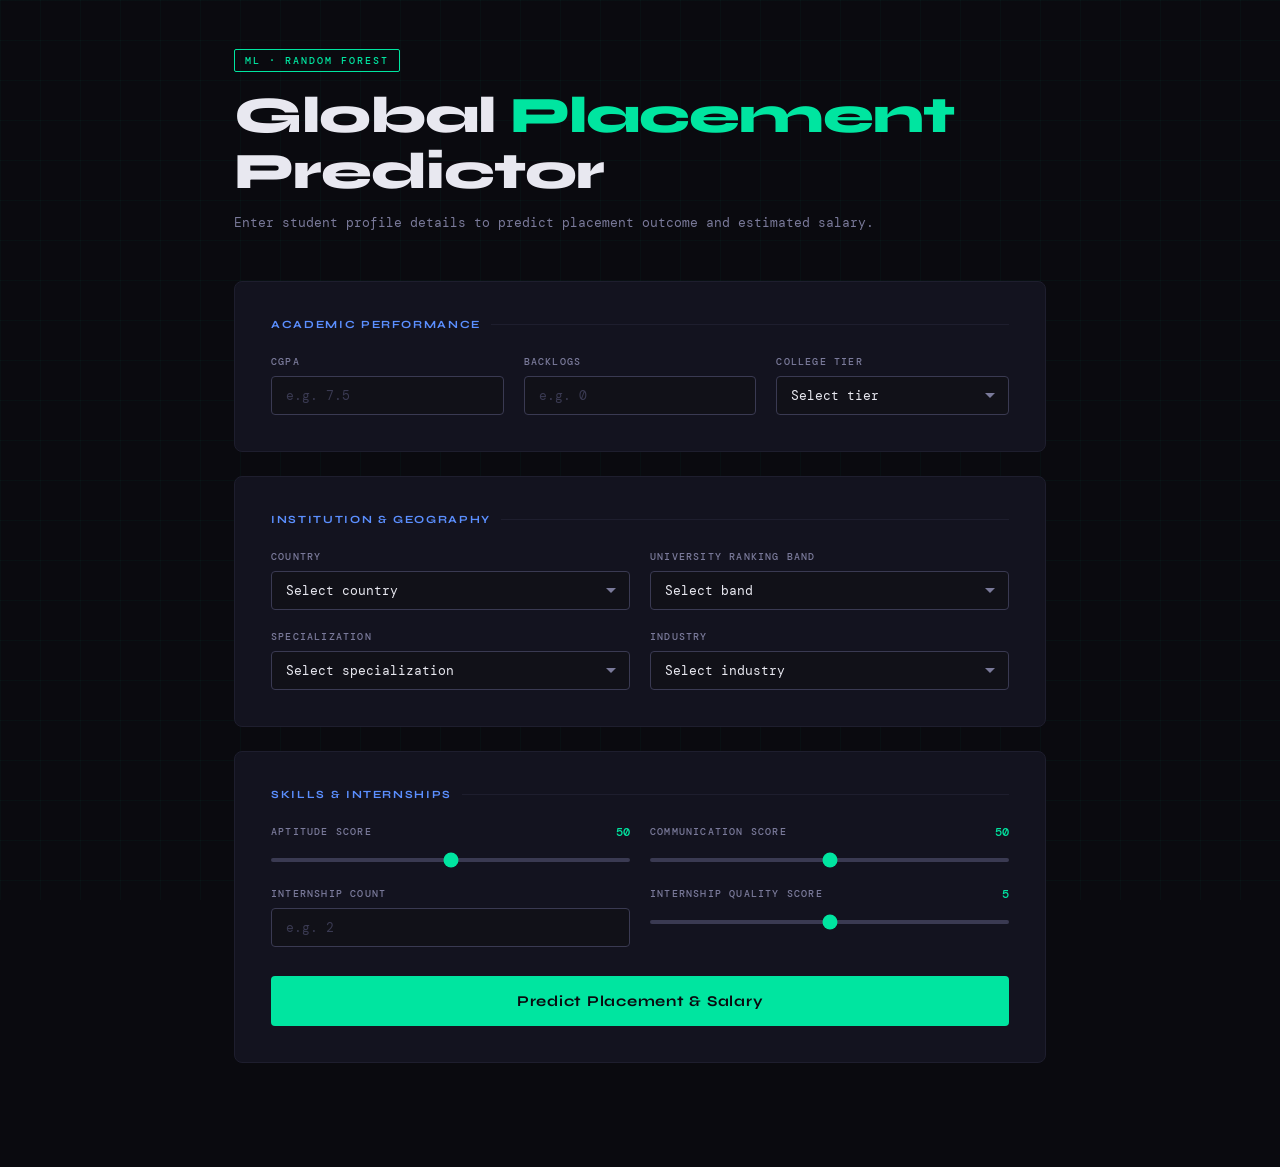
<file: index.html>
<!DOCTYPE html>
<html lang="en">

<head>
  <meta charset="UTF-8" />
  <meta name="viewport" content="width=device-width, initial-scale=1.0" />
  <title>Global Placement Predictor</title>
  <link
    href="https://fonts.googleapis.com/css2?family=Syne:wght@400;600;700;800&family=DM+Mono:wght@300;400;500&display=swap"
    rel="stylesheet" />
  <link rel="stylesheet" href="/static/style.css">
</head>

<body>
  <div class="wrapper">

    <header>
      <div class="tag">ML · Random Forest</div>
      <h1>Global <span>Placement</span><br />Predictor</h1>
      <p class="subtitle">Enter student profile details to predict placement outcome and estimated salary.</p>
    </header>

    <!-- Academic -->
    <div class="card">
      <div class="section-label">Academic Performance</div>
      <div class="grid three">
        <div class="field">
          <label>CGPA</label>
          <input type="number" id="cgpa" placeholder="e.g. 7.5" min="0" max="10" step="0.01" />
        </div>
        <div class="field">
          <label>Backlogs</label>
          <input type="number" id="backlogs" placeholder="e.g. 0" min="0" />
        </div>
        <div class="field">
          <label>College Tier</label>
          <select id="college_tier">
            <option value="">Select tier</option>
            <option>Tier 1</option>
            <option>Tier 2</option>
            <option>Tier 3</option>
          </select>
        </div>
      </div>
    </div>

    <!-- Institution -->
    <div class="card">
      <div class="section-label">Institution & Geography</div>
      <div class="grid">
        <div class="field">
          <label>Country</label>
          <select id="country">
            <option value="">Select country</option>
            <option>India</option>
            <option>USA</option>
            <option>UK</option>
            <option>Canada</option>
            <option>Germany</option>
          </select>
        </div>
        <div class="field">
          <label>University Ranking Band</label>
          <select id="university_ranking_band">
            <option value="">Select band</option>
            <option>Top 100</option>
            <option>100-300</option>
            <option>300+</option>
          </select>
        </div>
        <div class="field">
          <label>Specialization</label>
          <select id="specialization">
            <option value="">Select specialization</option>
            <option>AI/ML</option>
            <option>Cloud</option>
            <option>Cybersecurity</option>
            <option>Data Science</option>
            <option>Core CS</option>
          </select>
        </div>
        <div class="field">
          <label>Industry</label>
          <select id="industry">
            <option value="">Select industry</option>
            <option>Tech</option>
            <option>Finance</option>
            <option>Healthcare</option>
            <option>Consulting</option>
            <option>Manufacturing</option>
            <option>Other</option>
          </select>
        </div>
      </div>
    </div>

    <!-- Skills & Internships -->
    <div class="card">
      <div class="section-label">Skills & Internships</div>
      <div class="grid">
        <div class="field">
          <label>Aptitude Score</label>
          <div class="range-wrap">
            <span class="range-val" id="aptitude_val">50</span>
            <input type="range" id="aptitude_score" min="0" max="100" value="50"
              oninput="document.getElementById('aptitude_val').textContent = this.value" />
          </div>
        </div>
        <div class="field">
          <label>Communication Score</label>
          <div class="range-wrap">
            <span class="range-val" id="comm_val">50</span>
            <input type="range" id="communication_score" min="0" max="100" value="50"
              oninput="document.getElementById('comm_val').textContent = this.value" />
          </div>
        </div>
        <div class="field">
          <label>Internship Count</label>
          <input type="number" id="internship_count" placeholder="e.g. 2" min="0" />
        </div>
        <div class="field">
          <label>Internship Quality Score</label>
          <div class="range-wrap">
            <span class="range-val" id="quality_val">5</span>
            <input type="range" id="internship_quality_score" min="0" max="10" step="0.1" value="5"
              oninput="document.getElementById('quality_val').textContent = this.value" />
          </div>
        </div>
      </div>

      <br />
      <button class="btn" id="submitBtn" onclick="predict()">Predict Placement & Salary</button>
    </div>

    <!-- Results -->
    <div id="result"></div>

  </div>

  <script>
    async function predict() {
      const btn = document.getElementById('submitBtn');
      const resultDiv = document.getElementById('result');

      // Collect values
      const payload = {
        cgpa: parseFloat(document.getElementById('cgpa').value),
        backlogs: parseInt(document.getElementById('backlogs').value),
        college_tier: document.getElementById('college_tier').value,
        country: document.getElementById('country').value,
        university_ranking_band: document.getElementById('university_ranking_band').value,
        internship_count: parseInt(document.getElementById('internship_count').value),
        aptitude_score: parseFloat(document.getElementById('aptitude_score').value),
        communication_score: parseFloat(document.getElementById('communication_score').value),
        specialization: document.getElementById('specialization').value,
        industry: document.getElementById('industry').value,
        internship_quality_score: parseFloat(document.getElementById('internship_quality_score').value),
      };

      // Basic validation
      for (const [key, val] of Object.entries(payload)) {
        if (val === '' || val === null || val === undefined || (typeof val === 'number' && isNaN(val))) {
          resultDiv.style.display = 'block';
          resultDiv.innerHTML = `<div class="error-box">⚠ Please fill in all fields before predicting.</div>`;
          return;
        }
      }

      // Loading state
      btn.disabled = true;
      btn.innerHTML = '<span class="spinner"></span>Predicting...';
      resultDiv.style.display = 'none';

      try {
        // Placement prediction
        const placementRes = await fetch('/predict-placement', {
          method: 'POST',
          headers: { 'Content-Type': 'application/json' },
          body: JSON.stringify(payload)
        });
        const placementData = await placementRes.json();

        // Salary prediction
        const salaryRes = await fetch('/predict-salary', {
          method: 'POST',
          headers: { 'Content-Type': 'application/json' },
          body: JSON.stringify(payload)
        });
        const salaryData = await salaryRes.json();

        const isPlaced = placementData.placement_status === 'Placed';
        const prob = (placementData.placement_probability * 100).toFixed(1);
        const salary = salaryData.predicted_salary
          ? `$${Number(salaryData.predicted_salary).toLocaleString('en-US', { maximumFractionDigits: 0 })}`
          : '—';

        resultDiv.style.display = 'block';
        resultDiv.innerHTML = `
          <div class="card">
            <div class="section-label">Prediction Results</div>
            <div class="result-grid">
              <div class="result-box placement">
                <div class="result-label">Placement Status</div>
                <div class="result-value ${isPlaced ? 'placed' : 'not-placed'}">
                  ${isPlaced ? 'Placed ✓' : 'Not Placed'}
                </div>
                <div class="result-sub">Confidence: ${prob}%</div>
                <div class="prob-bar-wrap">
                  <div class="prob-bar" style="width: ${prob}%"></div>
                </div>
              </div>
              <div class="result-box salary">
                <div class="result-label">Estimated Salary</div>
                <div class="result-value salary-val">${salary}</div>
                <div class="result-sub">${isPlaced ? 'Annual USD estimate' : 'No estimate — not placed'}</div>
              </div>
            </div>
          </div>
        `;

      } catch (err) {
        resultDiv.style.display = 'block';
        resultDiv.innerHTML = `<div class="error-box">⚠ Could not connect to the prediction server. Make sure FastAPI is running.</div>`;
      } finally {
        btn.disabled = false;
        btn.innerHTML = 'Predict Placement & Salary';
      }
    }
  </script>
</body>

</html>
</file>
<file: static/style.css>
*,
*::before,
*::after {
    box-sizing: border-box;
    margin: 0;
    padding: 0;
}

:root {
    --bg: #0a0a0f;
    --surface: #111118;
    --border: #1e1e2e;
    --accent: #00e5a0;
    --accent2: #5b8fff;
    --muted: #3a3a52;
    --text: #e8e8f0;
    --text-dim: #7a7a9a;
    --danger: #ff5f6d;
    --card: #13131f;
}

body {
    background: var(--bg);
    color: var(--text);
    font-family: 'DM Mono', monospace;
    min-height: 100vh;
    overflow-x: hidden;
}

/* Grid background */
body::before {
    content: '';
    position: fixed;
    inset: 0;
    background-image:
        linear-gradient(rgba(0, 229, 160, 0.03) 1px, transparent 1px),
        linear-gradient(90deg, rgba(0, 229, 160, 0.03) 1px, transparent 1px);
    background-size: 40px 40px;
    pointer-events: none;
    z-index: 0;
}

.wrapper {
    position: relative;
    z-index: 1;
    max-width: 860px;
    margin: 0 auto;
    padding: 48px 24px 80px;
}

/* Header */
header {
    margin-bottom: 48px;
    animation: fadeDown 0.6s ease both;
}

.tag {
    display: inline-block;
    font-size: 10px;
    font-weight: 500;
    letter-spacing: 0.2em;
    text-transform: uppercase;
    color: var(--accent);
    border: 1px solid var(--accent);
    padding: 4px 10px;
    border-radius: 2px;
    margin-bottom: 16px;
}

h1 {
    font-family: 'Syne', sans-serif;
    font-size: clamp(2rem, 5vw, 3.2rem);
    font-weight: 800;
    line-height: 1.1;
    letter-spacing: -0.02em;
    color: var(--text);
    margin-bottom: 12px;
}

h1 span {
    color: var(--accent);
}

.subtitle {
    font-size: 13px;
    color: var(--text-dim);
    line-height: 1.6;
}

/* Form card */
.card {
    background: var(--card);
    border: 1px solid var(--border);
    border-radius: 8px;
    padding: 36px;
    margin-bottom: 24px;
    animation: fadeUp 0.6s ease both;
}

.card:nth-child(2) {
    animation-delay: 0.1s;
}

.card:nth-child(3) {
    animation-delay: 0.2s;
}

.section-label {
    font-family: 'Syne', sans-serif;
    font-size: 11px;
    font-weight: 700;
    letter-spacing: 0.15em;
    text-transform: uppercase;
    color: var(--accent2);
    margin-bottom: 24px;
    display: flex;
    align-items: center;
    gap: 10px;
}

.section-label::after {
    content: '';
    flex: 1;
    height: 1px;
    background: var(--border);
}

.grid {
    display: grid;
    grid-template-columns: 1fr 1fr;
    gap: 20px;
}

.grid.three {
    grid-template-columns: 1fr 1fr 1fr;
}

.grid.full {
    grid-template-columns: 1fr;
}

.field {
    display: flex;
    flex-direction: column;
    gap: 8px;
}

label {
    font-size: 10px;
    font-weight: 500;
    letter-spacing: 0.12em;
    text-transform: uppercase;
    color: var(--text-dim);
}

input,
select {
    background: var(--surface);
    border: 1px solid var(--muted);
    border-radius: 4px;
    color: var(--text);
    font-family: 'DM Mono', monospace;
    font-size: 13px;
    padding: 10px 14px;
    width: 100%;
    transition: border-color 0.2s, box-shadow 0.2s;
    appearance: none;
    -webkit-appearance: none;
}

input:focus,
select:focus {
    outline: none;
    border-color: var(--accent);
    box-shadow: 0 0 0 3px rgba(0, 229, 160, 0.08);
}

select {
    background-image: url("data:image/svg+xml,%3Csvg xmlns='http://www.w3.org/2000/svg' width='12' height='12' viewBox='0 0 12 12'%3E%3Cpath fill='%237a7a9a' d='M6 8L1 3h10z'/%3E%3C/svg%3E");
    background-repeat: no-repeat;
    background-position: right 12px center;
    padding-right: 32px;
}

input::placeholder {
    color: var(--muted);
}

/* Range input */
.range-wrap {
    position: relative;
}

input[type="range"] {
    padding: 0;
    height: 4px;
    border: none;
    background: var(--muted);
    border-radius: 2px;
    cursor: pointer;
    accent-color: var(--accent);
}

.range-val {
    position: absolute;
    right: 0;
    top: -22px;
    font-size: 12px;
    color: var(--accent);
    font-weight: 500;
}

/* Submit button */
.btn {
    width: 100%;
    padding: 16px;
    background: var(--accent);
    color: #0a0a0f;
    border: none;
    border-radius: 4px;
    font-family: 'Syne', sans-serif;
    font-size: 15px;
    font-weight: 700;
    letter-spacing: 0.05em;
    cursor: pointer;
    transition: transform 0.15s, opacity 0.15s, box-shadow 0.2s;
    margin-top: 8px;
}

.btn:hover {
    transform: translateY(-1px);
    box-shadow: 0 8px 24px rgba(0, 229, 160, 0.25);
}

.btn:active {
    transform: translateY(0);
}

.btn:disabled {
    opacity: 0.5;
    cursor: not-allowed;
    transform: none;
}

/* Result panel */
#result {
    display: none;
    animation: fadeUp 0.4s ease both;
}

.result-grid {
    display: grid;
    grid-template-columns: 1fr 1fr;
    gap: 16px;
}

.result-box {
    background: var(--surface);
    border: 1px solid var(--border);
    border-radius: 6px;
    padding: 24px;
    position: relative;
    overflow: hidden;
}

.result-box::before {
    content: '';
    position: absolute;
    top: 0;
    left: 0;
    right: 0;
    height: 2px;
}

.result-box.placement::before {
    background: var(--accent2);
}

.result-box.salary::before {
    background: var(--accent);
}

.result-label {
    font-size: 10px;
    letter-spacing: 0.15em;
    text-transform: uppercase;
    color: var(--text-dim);
    margin-bottom: 10px;
}

.result-value {
    font-family: 'Syne', sans-serif;
    font-size: 2rem;
    font-weight: 800;
    line-height: 1;
}

.result-value.placed {
    color: var(--accent);
}

.result-value.not-placed {
    color: var(--danger);
}

.result-value.salary-val {
    color: var(--accent2);
}

.result-sub {
    font-size: 11px;
    color: var(--text-dim);
    margin-top: 8px;
}

/* Probability bar */
.prob-bar-wrap {
    margin-top: 12px;
    height: 4px;
    background: var(--muted);
    border-radius: 2px;
    overflow: hidden;
}

.prob-bar {
    height: 100%;
    border-radius: 2px;
    background: var(--accent2);
    transition: width 0.8s cubic-bezier(0.4, 0, 0.2, 1);
}

/* Loading spinner */
.spinner {
    display: inline-block;
    width: 16px;
    height: 16px;
    border: 2px solid rgba(0, 229, 160, 0.3);
    border-top-color: var(--accent);
    border-radius: 50%;
    animation: spin 0.7s linear infinite;
    vertical-align: middle;
    margin-right: 8px;
}

/* Error */
.error-box {
    background: rgba(255, 95, 109, 0.08);
    border: 1px solid rgba(255, 95, 109, 0.3);
    border-radius: 4px;
    padding: 14px 18px;
    color: var(--danger);
    font-size: 13px;
}

@media (max-width: 600px) {

    .grid,
    .grid.three,
    .result-grid {
        grid-template-columns: 1fr;
    }

    .card {
        padding: 24px 20px;
    }
}

@keyframes fadeDown {
    from {
        opacity: 0;
        transform: translateY(-16px);
    }

    to {
        opacity: 1;
        transform: translateY(0);
    }
}

@keyframes fadeUp {
    from {
        opacity: 0;
        transform: translateY(16px);
    }

    to {
        opacity: 1;
        transform: translateY(0);
    }
}

@keyframes spin {
    to {
        transform: rotate(360deg);
    }
}
</file>
